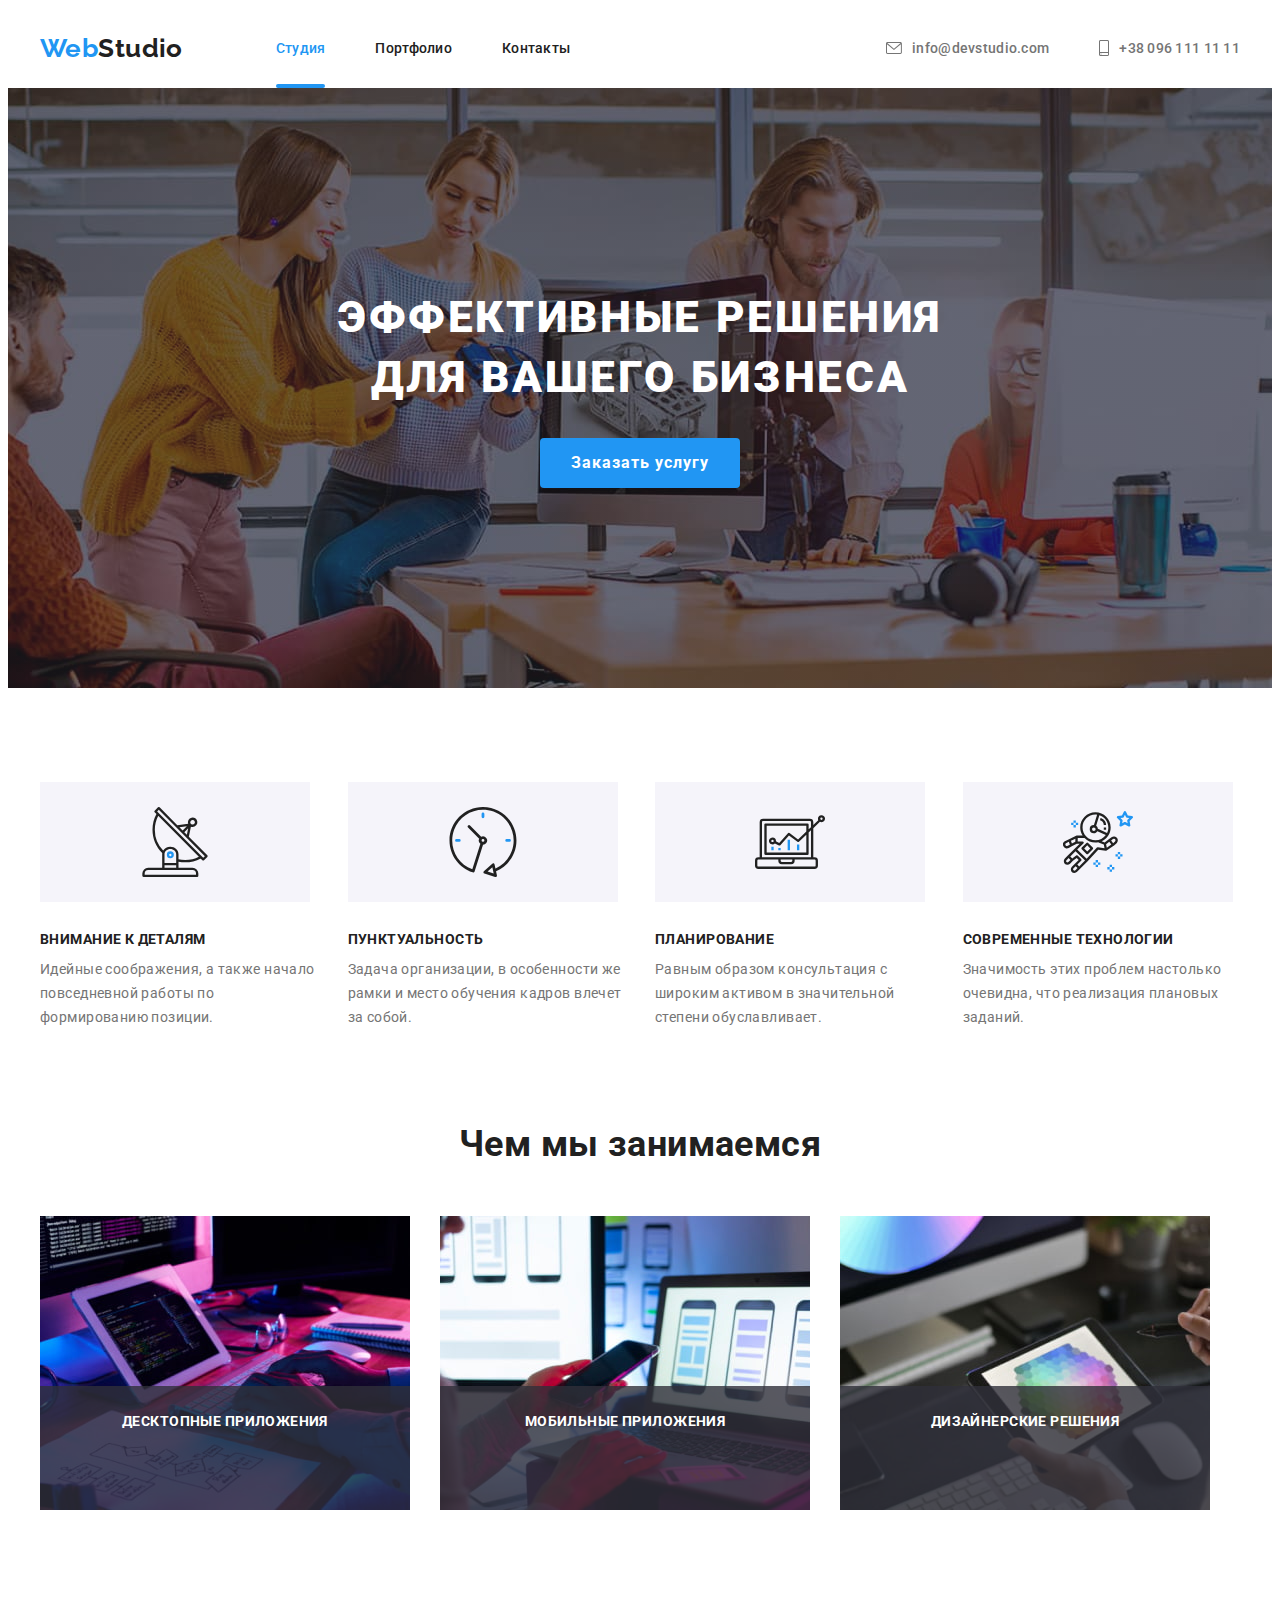
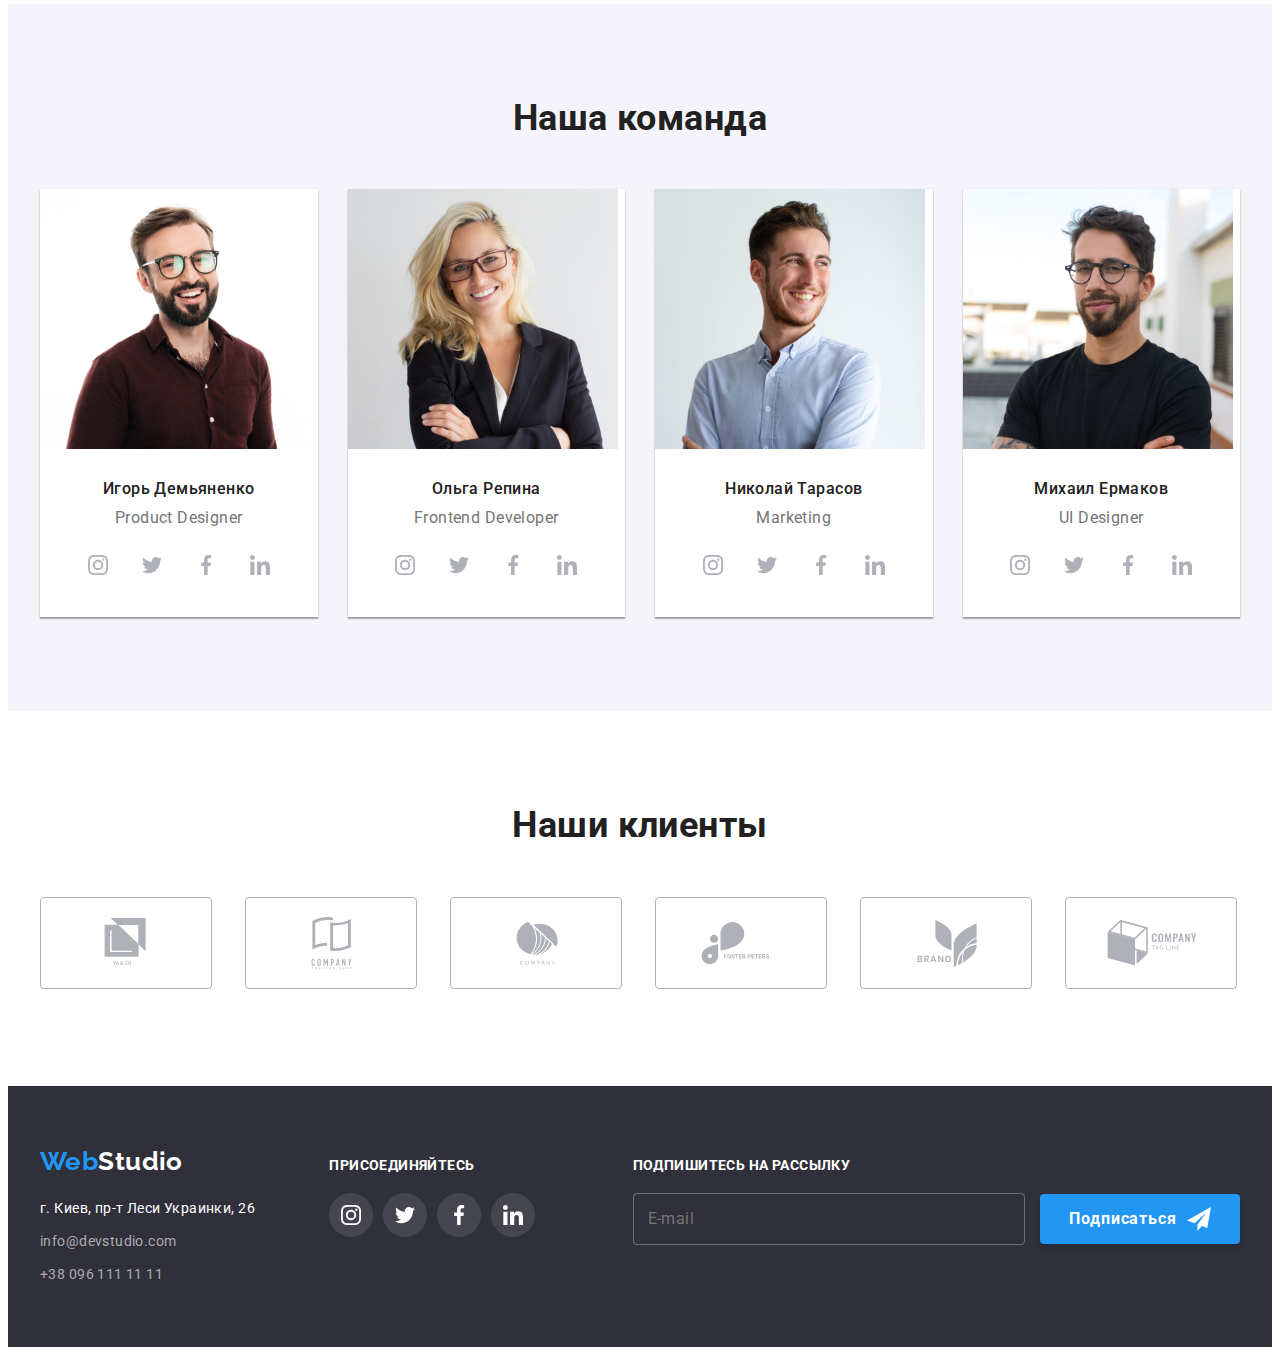
<file: index.html>
<!DOCTYPE html>
<html lang="ru">
  <head>
    <meta charset="UTF-8" />
    <meta name="viewport" content="width=device-width, initial-scale=1.0" />
    <link href="https://fonts.googleapis.com/css2?family=Raleway:wght@700&family=Roboto:wght@400;500;700;900&display=swap"
      rel="stylesheet">
    <link rel="stylesheet" href="https://cdnjs.cloudflare.com/ajax/libs/modern-normalize/1.0.0/modern-normalize.min.css"
      integrity="sha512-ISS7cAi1PEhQ8jnbJpJZMd29NlhNj4AWYyLOSp2CE/CsHxTCu+r+t0D2yoJudVrd0/8fTVPUVDzY5Tvli75u/g=="
      crossorigin="anonymous" />
    <link rel="stylesheet" href="./css/main.min.css" />
    <title>Студия</title>
  </head>
  <body>
    <!-- Шапка -->
    <header>
      <div class="container header-container">
      <nav class="nav-container">
        <a class="logo logo-header" href="./">
        Web<span class="logo-studio">Studio</span>
        </a>
        <ul class="site-nav">
          <li class="item"><a class="link current" href="index.html">Студия</a></li>
          <li class="item"><a class="link" href="portfolio.html">Портфолио</a></li>
          <li class="item"><a class="link" href="#footer">Контакты</a></li>
        </ul>
      </nav>

      <ul class="contacts contacts-header">
        <li class="item">
          <a class="link" href="mailto:info@devstudio.com">
            <svg class="icon-contacts" width="16" height="12">
              <use href="./images/sprite.svg#icon-envelope"></use>
            </svg>
            info@devstudio.com</a>
        </li>
        <li class="item">
          <a class="link" href="tel:+380961111111">
            <svg class="icon-contacts" width="10" height="16">
              <use href="./images/sprite.svg#icon-smartphone"></use>
            </svg>
            +38 096 111 11 11</a>
        </li>
      </ul>
      </div>
    </header>
    
    <main>
      <!-- Вступление -->
      <section class="hero">
          <div class="hero-box">
        <h1 class="title">Эффективные решения для вашего бизнеса</h1>
        <button type="button" class="button primary" data-modal-open >Заказать услугу</button>
      </div>
      </section>

      <!-- Преимущества -->
      <section class="section features">
        <div class="container">
        <h2 class="visually-hidden">Наши преимущества</h2>
        <ul class="features-list">
          <li class="item">
            <div class="features-icon">
            <svg class="icon icon-antenna" width="70" height="70">
              <use href="./images/sprite.svg#icon-antenna"></use>
            </svg>
            </div>
            <h3 class="title">Внимание к деталям</h3>
            <p class="text">
              Идейные соображения, а также начало повседневной работы по
              формированию позиции.
            </p>
          </li>
          <li class="item">
            <div class="features-icon">
              <svg class="icon icon-clock" width="70" height="70">
                <use href="./images/sprite.svg#icon-clock"></use>
              </svg>
            </div>
            <h3 class="title">Пунктуальность</h3>
            <p class="text">
              Задача организации, в особенности же рамки и место обучения кадров
              влечет за собой.
            </p>
          </li>
          <li class="item">
            <div class="features-icon">
              <svg class="icon icon-diagram" width="70" height="70">
                <use href="./images/sprite.svg#icon-diagram"></use>
              </svg>
            </div>
            <h3 class="title">Планирование</h3>
            <p class="text">
              Равным образом консультация с широким активом в значительной
              степени обуславливает.
            </p>
          </li>
          <li class="item">
            <div class="features-icon">
              <svg class="icon icon-astronaut" width="70" height="70">
                <use href="./images/sprite.svg#icon-astronaut"></use>
              </svg>
            </div>
            <h3 class="title">Современные технологии</h3>
            <p class="text">
              Значимость этих проблем настолько очевидна, что реализация
              плановых заданий.
            </p>
          </li>
        </ul>
        </div>
      </section>
      <!-- Чем мы занимаемся -->
      <section class="section service">
        <div class="container">
        <h2 class="title">Чем мы занимаемся</h2>
        <ul class="service-list">
          <li class="item">
              <img
                src="./images/service/service1.jpg"
                alt="написание кода"
                width="370"
              />
                <div class="service-overlay">
                <p class="text">Десктопные приложения</p>
                </div>
          </li>
          <li class="item">
              <img
                src="./images/service/service2.jpg"
                alt="оформление дизайна"
                width="370"
              />
              <div class="service-overlay">
                <p class="text">Мобильные приложения</p>
              </div>
          </li>
          <li class="item">
              <img
                src="./images/service/service3.jpg"
                alt="подключение стилей"
                width="370"
              />
              <div class="service-overlay">
                <p class="text">Дизайнерские решения</p>
              </div>
          </li>
        </ul>
        </div>
      </section>
      <!-- Команда -->
      <section class="section our-team">
        <div class="container">
        <h2 class="title">Наша команда</h2>
        <ul class="team-list">
          <li class="item">
            <img
              src="./images/team/igor.jpg"
              alt="портрет игоря демьяненко"
              width="270"
            />
            <div class="member-content">
              <h3 class="title">Игорь Демьяненко</h3>
              <p class="text">Product Designer</p>
              <ul class="socials-list">
                <li class="item">
                  <a class="socials-link member" href="https://www.instagram.com/" target="_blank" aria-label="инстаграм">
                    <svg class="icon" width="20" height="20">
                      <use href="./images/sprite.svg#icon-instagram"></use>
                    </svg>
                  </a></li>
                <li class="item">
                  <a class="socials-link member" href="https://twitter.com/" target="_blank" aria-label="твитер">
                    <svg class="icon" width="20" height="20">
                      <use href="./images/sprite.svg#icon-twitter"></use>
                    </svg>
                  </a></li>
                <li class="item">
                  <a class="socials-link member" href="https://www.facebook.com/" target="_blank" aria-label="фейсбук">
                    <svg class="icon" width="20" height="20">
                      <use href="./images/sprite.svg#icon-facebook"></use>
                    </svg>
                  </a></li>
                <li class="item">
                  <a class="socials-link member" href="https://www.linkedin.com/" target="_blank" aria-label="линкедин">
                    <svg class="icon" width="20" height="20">
                      <use href="./images/sprite.svg#icon-linkedin"></use>
                    </svg>
                  </a></li>
              </ul>
            </div>
          </li>
          <li class="item">
            <img
              src="./images/team/olga.jpg"
              alt="портрет ольги репины"
              width="270"
            />
            <div class="member-content">
              <h3 class="title">Ольга Репина</h3>
              <p class="text">Frontend Developer</p>
              <ul class="socials-list">
                <li class="item">
                  <a class="socials-link member" href="https://www.instagram.com/" target="_blank" aria-label="инстаграм">
                    <svg class="icon" width="20" height="20">
                      <use href="./images/sprite.svg#icon-instagram"></use>
                    </svg>
                  </a></li>
                <li class="item">
                  <a class="socials-link member" href="https://twitter.com/" target="_blank" aria-label="твитер">
                    <svg class="icon" width="20" height="20">
                      <use href="./images/sprite.svg#icon-twitter"></use>
                    </svg>
                  </a></li>
                <li class="item">
                  <a class="socials-link member" href="https://www.facebook.com/" target="_blank" aria-label="фейсбук">
                    <svg class="icon" width="20" height="20">
                      <use href="./images/sprite.svg#icon-facebook"></use>
                    </svg>
                  </a></li>
                <li class="item">
                  <a class="socials-link member" href="https://www.linkedin.com/" target="_blank" aria-label="линкедин">
                    <svg class="icon" width="20" height="20">
                      <use href="./images/sprite.svg#icon-linkedin"></use>
                    </svg>
                  </a></li>
              </ul>
            </div>
          </li>
          <li class="item">
            <img
              src="./images/team/nikolay.jpg"
              alt="портрет николая тарасова"
              width="270"
            />
            <div class="member-content">
              <h3 class="title">Николай Тарасов</h3>
              <p class="text">Marketing</p>
              <ul class="socials-list">
                <li class="item">
                  <a class="socials-link member" href="https://www.instagram.com/" target="_blank" aria-label="инстаграм">
                    <svg class="icon" width="20" height="20">
                      <use href="./images/sprite.svg#icon-instagram"></use>
                    </svg>
                  </a></li>
                <li class="item">
                  <a class="socials-link member" href="https://twitter.com/" target="_blank" aria-label="твитер">
                    <svg class="icon" width="20" height="20">
                      <use href="./images/sprite.svg#icon-twitter"></use>
                    </svg>
                  </a></li>
                <li class="item">
                  <a class="socials-link member" href="https://www.facebook.com/" target="_blank" aria-label="фейсбук">
                    <svg class="icon" width="20" height="20">
                      <use href="./images/sprite.svg#icon-facebook"></use>
                    </svg>
                  </a></li>
                <li class="item">
                  <a class="socials-link member" href="https://www.linkedin.com/" target="_blank" aria-label="линкедин">
                    <svg class="icon" width="20" height="20">
                      <use href="./images/sprite.svg#icon-linkedin"></use>
                    </svg>
                  </a></li>
              </ul>
            </div>
          </li>
          <li class="item">
            <img
              src="./images/team/mikhail.jpg"
              alt="портрет михаила ермакова"
              width="270"
            />
            <div class="member-content">
              <h3 class="title">Михаил Ермаков</h3>
              <p class="text">UI Designer</p>
                <ul class="socials-list">
                  <li class="item">
                    <a class="socials-link member" href="https://www.instagram.com/" target="_blank" aria-label="инстаграм">
                      <svg class="icon" width="20" height="20">
                        <use href="./images/sprite.svg#icon-instagram"></use>
                      </svg>
                    </a></li>
                  <li class="item">
                    <a class="socials-link member" href="https://twitter.com/" target="_blank" aria-label="твитер">
                      <svg class="icon" width="20" height="20">
                        <use href="./images/sprite.svg#icon-twitter"></use>
                      </svg>
                    </a></li>
                  <li class="item">
                    <a class="socials-link member" href="https://www.facebook.com/" target="_blank" aria-label="фейсбук">
                      <svg class="icon" width="20" height="20">
                        <use href="./images/sprite.svg#icon-facebook"></use>
                      </svg>
                    </a></li>
                  <li class="item">
                    <a class="socials-link member" href="https://www.linkedin.com/" target="_blank" aria-label="линкедин">
                      <svg class="icon" width="20" height="20">
                        <use href="./images/sprite.svg#icon-linkedin"></use>
                      </svg>
                    </a></li>
                </ul>
            </div>
          </li>
        </ul>
        </div>
      </section>
      <!-- Секция наши клиенты -->
      <section class="section our-clients">
        <div class="container">
          <h2 class="title">Наши клиенты</h2>
          <ul class="clients-list">
            <li class="item">
              <a class="clients-link" href="./" lang="en" aria-label="ya and co">
                <svg class="icon-clients icon" width="170" height="90">
                  <use href="./images/sprite.svg#icon-client1"></use>
                </svg>
              </a>
              </li>
            <li class="item">
              <a class="clients-link" href="./" lang="en" aria-label="tag line here">
                <svg class="icon-clients icon" width="170" height="90">
                  <use href="./images/sprite.svg#icon-client2"></use>
                </svg>
              </a>
            </li>
            <li class="item">
                <a class="clients-link" href="./" lang="en" aria-label="company">
                  <svg class="icon-clients icon" width="170" height="90">
                    <use href="./images/sprite.svg#icon-client3"></use>
                  </svg>
                </a>
            </li>
            <li class="item">
                <a class="clients-link" href="./" lang="en" aria-label="foster peters">
                  <svg class="icon-clients icon" width="170" height="90">
                    <use href="./images/sprite.svg#icon-client4"></use>
                  </svg>
                </a>
            <li class="item">
              <a class="clients-link" href="./" lang="en" aria-label="brand">
                <svg class="icon-clients icon" width="170" height="90">
                  <use href="./images/sprite.svg#icon-client5"></use>
                </svg>
              </a>
            </li>
            <li class="item">
              <a class="clients-link" href="./" lang="en" aria-label="tag line">
                <svg class="icon-clients" width="170" height="90">
                  <use href="./images/sprite.svg#icon-client6"></use>
                </svg>
              </a>
            </li>
          </ul>
          
        </div>
      </section>
          </main>
    <!-- Подвал -->
    <footer id="footer" class="footer">
      <div class="container footer-container">
        <div class="footer-box">
          <a class="logo logo-footer" href="./">
            Web<span class="logo-studio">Studio</span>
          </a>
          <address class="contacts contacts-footer">
            <a class="location link" href="https://www.google.com/maps/d/embed?mid=10uSM3H-mIU3GznYo2szRIEphczw">г. Киев,
              пр-т
              Леси Украинки, 26</a>
            <br />
            <a class="link" href="mailto:info@devstudio.com">info@devstudio.com</a>
            <br />
            <a class="link" href="tel:+380961111111">+38 096 111 11 11</a>
          </address>
        </div>
        <div class="footer-box socials">
          <b class="footer-calling">присоединяйтесь</b>
          <ul class="socials-list">
            <li class="item">
              <a class="socials-link company" href="https://www.instagram.com/" target="_blank" aria-label="инстаграм">
              <svg class="icon" width="20" height="20">
                <use href="./images/sprite.svg#icon-instagram"></use>
              </svg>
            </a></li>
            <li class="item">
              <a class="socials-link company" href="https://twitter.com/" target="_blank" aria-label="твитер">
              <svg class="icon" width="20" height="20">
                <use href="./images/sprite.svg#icon-twitter"></use>
              </svg>
            </a></li>
            <li class="item">
              <a class="socials-link company" href="https://www.facebook.com/" target="_blank" aria-label="фейсбук">
              <svg class="icon" width="20" height="20">
                <use href="./images/sprite.svg#icon-facebook"></use>
              </svg>
            </a></li>
            <li class="item">
              <a class="socials-link company" href="https://www.linkedin.com/" target="_blank" aria-label="линкедин">
              <svg class="icon" width="20" height="20">
                <use href="./images/sprite.svg#icon-linkedin"></use>
              </svg>
            </a></li>
          </ul>
        </div>
        <div class="footer-box form">
        <b class="footer-calling">подпишитесь на рассылку</b>
        <form class="mailing-form" autocomplete="off">
          <div class="mailing-box">
          <input class="input-mailing" type="email" name="mailing" id="mailing" placeholder=" ">
          <label class="label-mailing" for="mailing">E-mail</label>
          </div>
          <button class="button primary button-mailing">Подписаться
            <svg class="icon icon-plane">
              <use href="./images/modal/modal_icons.svg#icon-telegram"></use>
            </svg> 
          </button>
        </form>
        </div>
      </div>
    </footer>
    <div class="backdrop is-hidden" data-modal>
      <div class="modal">
        <button class="close-btn" type="button" data-modal-close >
          <svg class="icon-close">
            <use href="./images/modal/modal_icons.svg#icon-closemark"></use>
          </svg>
        </button>
        <h3 class="title">Оставьте свои данные, мы вам перезвоним</h3>
        <form class="user-form" action="" autocomplete="off">
          <div class="form-field">
            <label class="user-label" for="user-name">Имя</label>
            <div class="input-field">
            <input class="user-input" type="text" name="name" id="user-name">
            <svg class="icon icon-name">
              <use href="./images/modal/modal_icons.svg#icon-person"></use>
            </svg>
            </div>
          </div>

          <div class="form-field">
            <label class="user-label" for="user-phone">Телефон</label>
            <div class="input-field">
              <input class="user-input" type="tel" name="tel" id="user-phone">
            <svg class="icon icon-name">
              <use href="./images/modal/modal_icons.svg#icon-phone"></use>
            </svg>
            </div>
          </div>

          <div class="form-field">
            <label class="user-label" for="user-email">Почта</label>
            <div class="input-field">
            <input class="user-input" type="email" name="email" id="user-email">
                        <svg class="icon icon-name">
                          <use href="./images/modal/modal_icons.svg#icon-mail"></use>
                        </svg>
                        </div>
            </div>
          
          <label class="form-field">
            <span class="user-label">Комментарий</span>
            <textarea class="form-comment" name="comment" placeholder="Введите текст"></textarea>
          </label>

          
          <label class="policy-box">
            <input class="policy-checkbox" type="checkbox" name="policy">
            <span class="policy-label" >Соглашаюсь с рассылкой и принимаю <a class="policy-link" href="#">Условия
              договора</a></span>
            </label>
          <button type="submit" class="button primary">Отправить</button>
        </form>
      </div>
    </div>
    <script src="./js/modal.js"></script>
</body>
    </html>
</file>
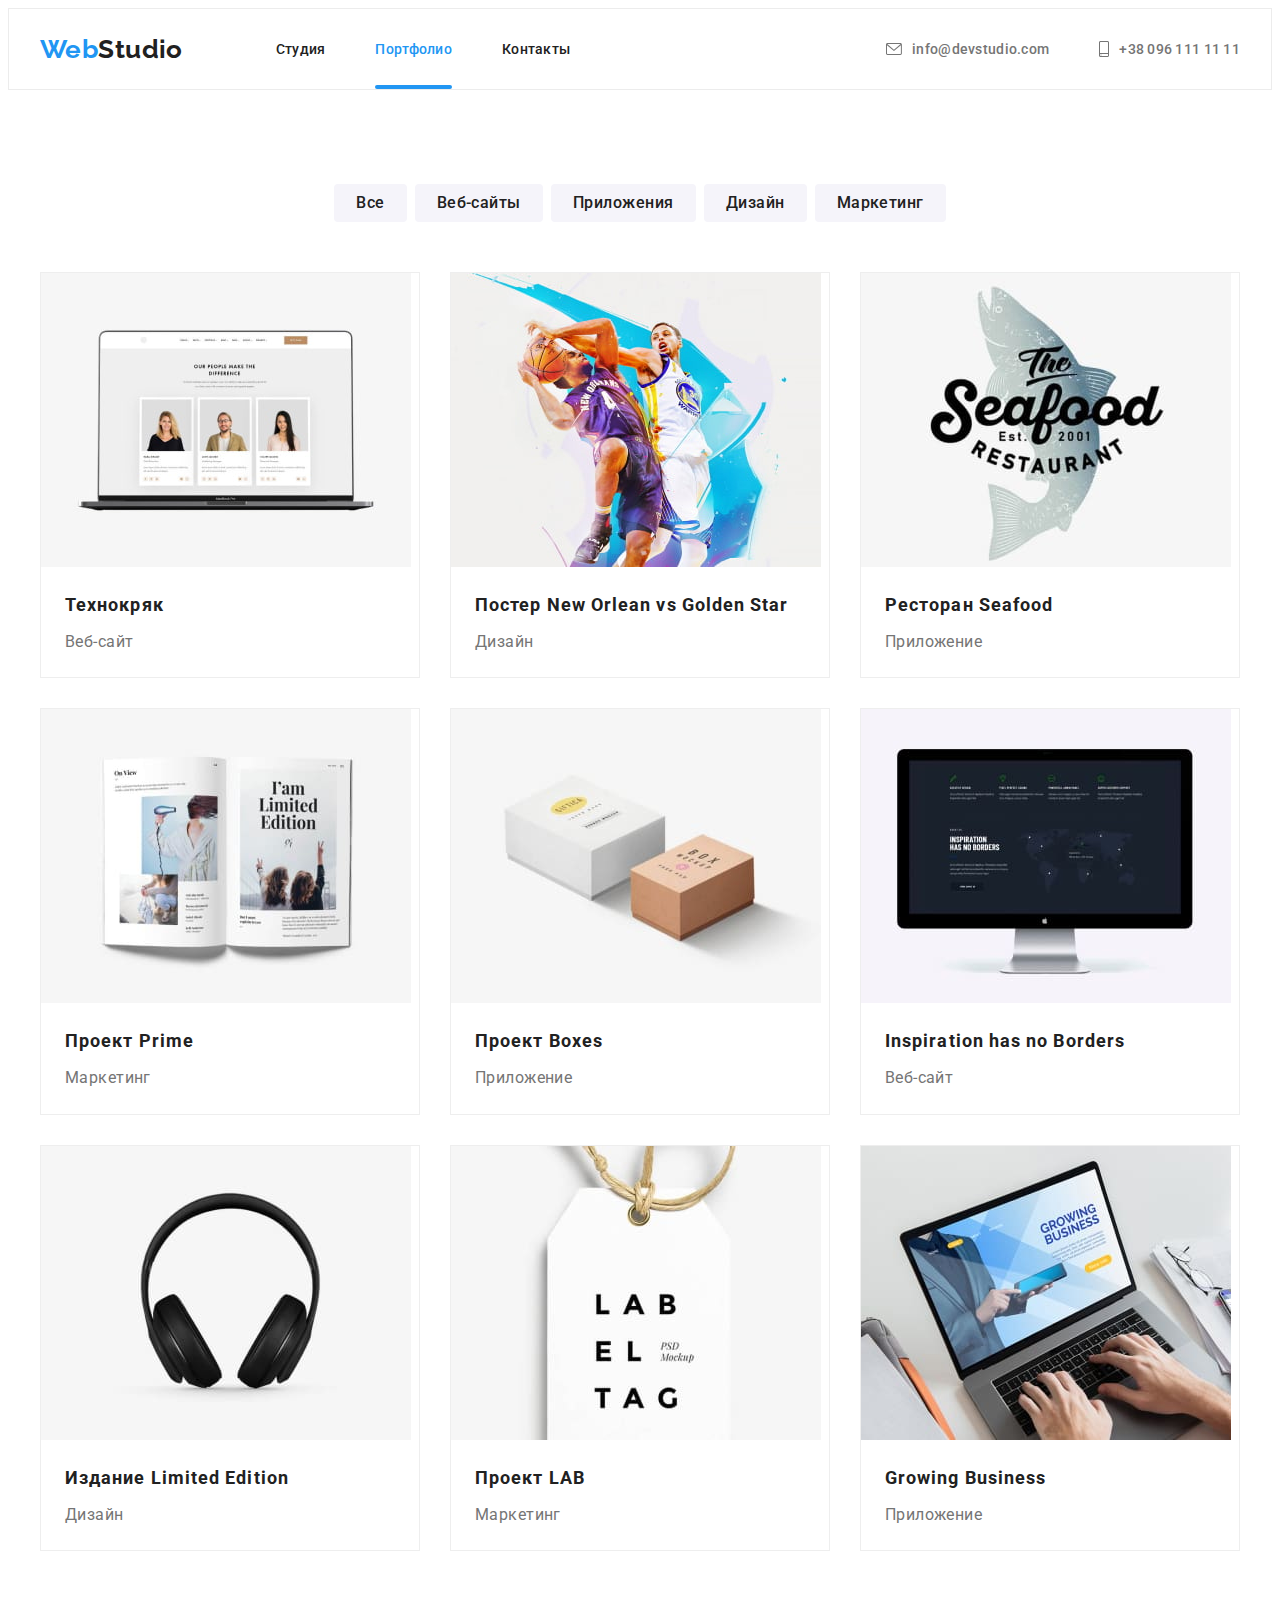
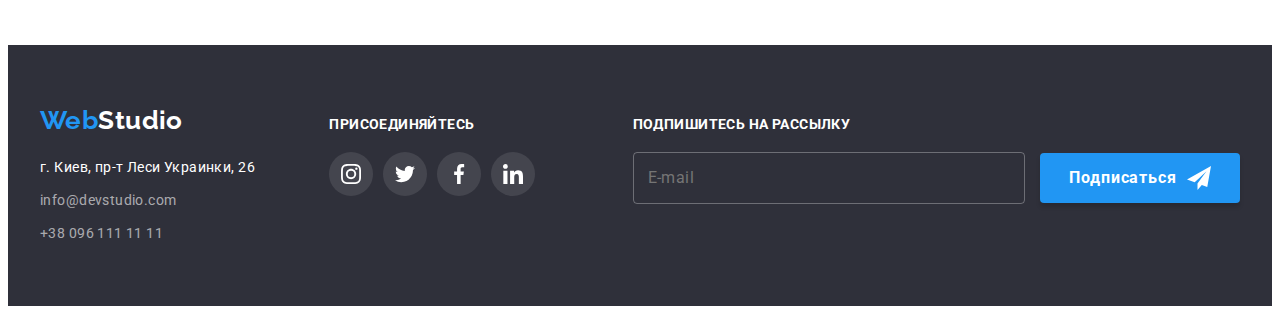
<file: portfolio.html>
<!DOCTYPE html>
<html lang="ru">
  <head>
    <meta charset="UTF-8" />
    <meta name="viewport" content="width=device-width, initial-scale=1.0" />
    <link href="https://fonts.googleapis.com/css2?family=Raleway:wght@700&family=Roboto:wght@400;500;700;900&display=swap"
      rel="stylesheet">
    <link rel="stylesheet" href="https://cdnjs.cloudflare.com/ajax/libs/modern-normalize/1.0.0/modern-normalize.min.css"
      integrity="sha512-ISS7cAi1PEhQ8jnbJpJZMd29NlhNj4AWYyLOSp2CE/CsHxTCu+r+t0D2yoJudVrd0/8fTVPUVDzY5Tvli75u/g=="
      crossorigin="anonymous" />
    <link rel="stylesheet" href="./css/portfolio.min.css" />
    <title>Портфолио</title>
  </head>
  <body>
    <!-- Шапка -->
    <header class="header header-bordered">
      <div class="container header-container">
        <nav class="nav-container">
          <a class="logo logo-header" href="./">
            Web<span class="logo-studio">Studio</span>
          </a>
          <ul class="site-nav">
            <li class="item"><a class="link" href="index.html">Студия</a></li>
            <li class="item"><a class="link current" href="portfolio.html">Портфолио</a></li>
            <li class="item"><a class="link" href="#footer">Контакты</a></li>
          </ul>
        </nav>
    
        <ul class="contacts contacts-header">
          <li class="item">
            <a class="link" href="mailto:info@devstudio.com">
              <svg class="icon-contacts" width="16" height="12">
                <use href="./images/sprite.svg#icon-envelope"></use>
              </svg>
              info@devstudio.com</a>
          </li>
          <li class="item">
            <a class="link" href="tel:+380961111111">
              <svg class="icon-contacts" width="10" height="16">
                <use href="./images/sprite.svg#icon-smartphone"></use>
              </svg>
              +38 096 111 11 11</a>
          </li>
        </ul>
      </div>
    </header>
    
    <!-- Секция работ -->
    <section class="section">
      <div class="container">
      <h1 class="visually-hidden">Портфолио</h1>
      <ul class="filter-list">
        <li class="item"><button type="button" class="button secondary">Все</button></li>
        <li class="item"><button type="button" class="button secondary">Веб-сайты</button></li>
        <li class="item"><button type="button" class="button secondary">Приложения</button></li>
        <li class="item"><button type="button" class="button secondary">Дизайн</button></li>
        <li class="item"><button type="button" class="button secondary">Маркетинг</button></li>
      </ul>

      <ul class="portfolio-list">
        <li class="item">
          <a class="porfolio-link" href="">
            <div class="portfolio-thumb">
            <img 
              src="./images/portfolio/img1.jpg"
              alt="сайт технокряк"
              width="370"
            />
            <div class="thumb-overlay">
            <p class="thumb-text">Технокряк это современная площадка распространения коронавируса. Компании используют эту платформу
              для цифрового
              шпионажа и атак на защищённые сервера конкурентов.</p>
              </div>
            </div>
            <div class="porfolio-content">
            <h2 class="title">Технокряк</h2>
            <p class="text">Веб-сайт</p>
            </div>
            </a>
        </li>
        <li class="item">
          <a class="porfolio-link" href="">
            <div class="portfolio-thumb">
            <img 
              src="./images/portfolio/img2.jpg"
              alt="постер нью орлеан против голден стар"
              width="370"
            />
            <div class="thumb-overlay">
            <p class="thumb-text">Технокряк это современная площадка распространения коронавируса. Компании используют эту платформу для цифрового
            шпионажа и атак на защищённые сервера конкурентов.</p>
            </div>
            </div>
            <div class="porfolio-content">
              <h2 class="title">Постер New Orlean vs Golden Star</h2>
              <p class="text">Дизайн</p>
            </div>
            </a>
        </li>
        <li class="item">
          <a class="porfolio-link" href="">
            <div class="portfolio-thumb">
            <img
              src="./images/portfolio/img3.jpg"
              alt="приложение для ресторана"
              width="370"
            />
              <div class="thumb-overlay">
              <p class="thumb-text">Технокряк это современная площадка распространения коронавируса. Компании используют эту платформу
              для цифрового
              шпионажа и атак на защищённые сервера конкурентов.</p>
            </div>
            </div>
            <div class="porfolio-content">
              <h2 class="title">Ресторан Seafood</h2>
              <p class="text">Приложение</p>
            </div>
            </a>
        </li>
        <li class="item">
          <a class="porfolio-link" href="">
            <div class="portfolio-thumb">
            <img
              src="./images/portfolio/img4.jpg"
              alt="проект прайм"
              width="370"
            />
            <div class="thumb-overlay">
            <p class="thumb-text">Технокряк это современная площадка распространения коронавируса. Компании используют эту платформу
              для цифрового
              шпионажа и атак на защищённые сервера конкурентов.</p>
              </div>
              </div>
            <div class="porfolio-content">
              <h2 class="title">Проект Prime</h2>
              <p class="text">Маркетинг</p>
            </div>
            </a>
        </li>
        <li class="item">
          <a class="porfolio-link" href="">
            <div class="portfolio-thumb">
            <img
              src="./images/portfolio/img5.jpg"
              alt="приложение боксес"
              width="370"
            />
            <div class="thumb-overlay">
            <p class="thumb-text">Технокряк это современная площадка распространения коронавируса. Компании используют эту платформу
              для цифрового
              шпионажа и атак на защищённые сервера конкурентов.</p>
              </div>
            </div>
            <div class="porfolio-content">
              <h2 class="title">Проект Boxes</h2>
              <p class="text">Приложение</p>
            </div>
            </a>
        </li>
        <li class="item">
          <a class="porfolio-link" href="">
            <div class="portfolio-thumb">
            <img
              src="./images/portfolio/img6.jpg"
              alt="сайт у вдохновения нет границ"
              width="370"
            />
            <div class="thumb-overlay">
              <p class="thumb-text">Технокряк это современная площадка распространения коронавируса. Компании используют эту платформу
                 для цифрового
                шпионажа и атак на защищённые сервера конкурентов.</p>
            </div>
            </div>
            <div class="porfolio-content">
              <h2 class="title">Inspiration has no Borders</h2>
              <p class="text">Веб-сайт</p>
            </div>
            </a>
        </li>
        <li class="item">
          <a class="porfolio-link" href="">
            <div class="portfolio-thumb">
            <img
              src="./images/portfolio/img7.jpg"
              alt="дизайн лимитед эдишн"
              width="370"
            />
            <div class="thumb-overlay">
            <p class="thumb-text">Технокряк это современная площадка распространения коронавируса. Компании используют эту платформу
              для цифрового
              шпионажа и атак на защищённые сервера конкурентов.</p>
              </div>
              </div>
            <div class="porfolio-content">
              <h2 class="title">Издание Limited Edition</h2>
              <p class="text">Дизайн</p>
            </div>
            </a>
        </li>
        <li class="item">
          <a class="porfolio-link" href="">
            <div class="portfolio-thumb">
            <img
              src="./images/portfolio/img8.jpg"
              alt="проект лаб"
              width="370"
            />
            <div class="thumb-overlay">
            <p class="thumb-text">Технокряк это современная площадка распространения коронавируса. Компании используют эту платформу
              для цифрового
              шпионажа и атак на защищённые сервера конкурентов.</p>
              </div>
              </div>
            <div class="porfolio-content">
              <h2 class="title">Проект LAB</h2>
              <p class="text">Маркетинг</p>
            </div>
            </a>
        </li>
        <li class="item">
          <a class="porfolio-link" href="">
            <div class="portfolio-thumb">
            <img
              src="./images/portfolio/img9.jpg"
              alt="приложение растущий бизнес"
              width="370"
            />
            <div class="thumb-overlay">
            <p class="thumb-text">Технокряк это современная площадка распространения коронавируса. Компании используют эту платформу
              для цифрового
              шпионажа и атак на защищённые сервера конкурентов.</p>
              </div>
              </div>
            <div class="porfolio-content">
              <h2 class="title">Growing Business</h2>
              <p class="text">Приложение</p>
            </div>
            </a>
        </li>
      </ul>
      </div>
    </section>

    <!-- Подвал -->
    <footer id="footer" class="footer">
      <div class="container footer-container">
        <div class="footer-box">
          <a class="logo logo-footer" href="./">
            Web<span class="logo-studio">Studio</span>
          </a>
          <address class="contacts contacts-footer">
            <a class="location link" href="https://www.google.com/maps/d/embed?mid=10uSM3H-mIU3GznYo2szRIEphczw">г. Киев,
              пр-т
              Леси Украинки, 26</a>
            <br />
            <a class="link" href="mailto:info@devstudio.com">info@devstudio.com</a>
            <br />
            <a class="link" href="tel:+380961111111">+38 096 111 11 11</a>
          </address>
        </div>
        <div class="footer-box socials">
          <b class="footer-calling">присоединяйтесь</b>
          <ul class="socials-list">
            <li class="item">
              <a class="socials-link company" href="https://www.instagram.com/" target="_blank" aria-label="инстаграм">
                <svg class="icon" width="20" height="20">
                  <use href="./images/sprite.svg#icon-instagram"></use>
                </svg>
              </a></li>
            <li class="item">
              <a class="socials-link company" href="https://twitter.com/" target="_blank" aria-label="твитер">
                <svg class="icon" width="20" height="20">
                  <use href="./images/sprite.svg#icon-twitter"></use>
                </svg>
              </a></li>
            <li class="item">
              <a class="socials-link company" href="https://www.facebook.com/" target="_blank" aria-label="фейсбук">
                <svg class="icon" width="20" height="20">
                  <use href="./images/sprite.svg#icon-facebook"></use>
                </svg>
              </a></li>
            <li class="item">
              <a class="socials-link company" href="https://www.linkedin.com/" target="_blank" aria-label="линкедин">
                <svg class="icon" width="20" height="20">
                  <use href="./images/sprite.svg#icon-linkedin"></use>
                </svg>
              </a></li>
          </ul>
        </div>
        <div class="footer-box form">
          <b class="footer-calling">подпишитесь на рассылку</b>
        <form class="mailing-form" autocomplete="off">
          <div class="mailing-box">
            <input class="input-mailing" type="email" name="mailing" id="mailing" placeholder=" ">
            <label class="label-mailing" for="mailing">E-mail</label>
          </div>
          <button class="button primary button-mailing">Подписаться
            <svg class="icon icon-plane">
              <use href="./images/modal/modal_icons.svg#icon-telegram"></use>
            </svg>
          </button>
        </form>
        </div>
      </div>
    </footer>
    </body>
    </html>
</file>
<file: css/main.min.css>
.socials-list,.site-nav,.contacts-header,.features-list,.service-list,.team-list,.clients-list{margin:0;padding:0;list-style:none}.logo,.socials-link,.site-nav .link,.contacts-header .link,.clients-link,.contacts-footer .link{text-decoration:none}.icon{transition:fill 250ms cubic-bezier(0.4, 0, 0.2, 1)}body{color:#757575;font-family:Roboto, sans-serif;font-size:14px;letter-spacing:0.03em;background-color:#fff}img{display:block;max-width:100%;height:auto}p{margin:0}h1,h2,h3,h4,h5,h6{margin:0}.container{width:1200px;margin-left:auto;margin-right:auto;padding-left:15px;padding-right:15px}.section{padding-top:94px;padding-bottom:94px}.section .title{margin-bottom:50px;color:#212121;font-size:36px;line-height:1.16;font-weight:700;text-align:center}.logo{display:block;color:#2196f3;font-family:Raleway;font-size:26px;line-height:1.19;font-weight:700}.logo-header .logo-studio{color:#212121}.logo-footer .logo-studio{color:#fff}.logo-footer{margin-bottom:20px}.socials-list{display:flex;justify-content:center;align-items:center}.socials-list .item:not(:last-child){margin-right:10px}.socials-link{display:inline-flex;justify-content:center;align-items:center;width:44px;height:44px;border-radius:50%;transition:250ms cubic-bezier(0.4, 0, 0.2, 1)}.button{display:inline-flex;justify-content:center;align-items:center;padding-right:0px;padding-left:0px;font-family:Roboto;font-size:16px;border:transparent;border-radius:4px;transition:250ms cubic-bezier(0.4, 0, 0.2, 1)}.button.primary{padding-top:10px;padding-bottom:10px;width:200px;color:#fff;font-size:16px;line-height:1.9;font-weight:700;letter-spacing:0.06em;background-color:#2196f3;box-shadow:0px 4px 4px rgba(0,0,0,0.15)}.button.primary:hover,.button.primary:focus{color:#2196f3;background-color:#fff;cursor:pointer}.button.secondary{padding:6px 22px;color:#212121;background-color:#f5f4fa;font-size:16px;line-height:1.62;font-weight:500;letter-spacing:0.03em}.button.secondary:hover,.button.secondary:focus{color:#fff;background-color:#2196f3;box-shadow:0px 3px 1px rgba(0,0,0,0.1),0px 1px 2px rgba(0,0,0,0.08),0px 2px 2px rgba(0,0,0,0.12);cursor:pointer}.visually-hidden{position:absolute !important;clip:rect(1px 1px 1px 1px);clip:rect(1px, 1px, 1px, 1px);padding:0 !important;border:0 !important;height:1px !important;width:1px !important;overflow:hidden}.backdrop{position:fixed;top:0;left:0;width:100%;height:100%;background-color:rgba(0,0,0,0.2);visibility:visible;opacity:1;transition:opacity 250ms cubic-bezier(0.4, 0, 0.2, 1)}.backdrop.is-hidden{visibility:hidden;opacity:0;pointer-events:none}.backdrop.is-hidden .modal{transform:translate(-50%, -50%) scale(0.6);background-color:#2f303a}.modal{position:absolute;top:50%;left:50%;transform:translate(-50%, -50%) scale(1);width:528px;height:581px;padding:40px;background-color:#fff;box-shadow:0px 1px 3px rgba(0,0,0,0.12),0px 1px 1px rgba(0,0,0,0.14),0px 2px 1px rgba(0,0,0,0.2);border-radius:4px;transition:transform 250ms cubic-bezier(0.4, 0, 0.2, 1),background-color 350ms cubic-bezier(0.4, 0, 0.2, 1)}.modal .title{margin-top:0;margin-bottom:12px;font-size:20px;line-height:1.15;font-weight:700;color:#212121;text-align:center}.close-btn{position:absolute;top:8px;right:8px;display:flex;align-items:center;justify-content:center;width:30px;height:30px;padding:0;background-color:#fff;border:1px solid rgba(0,0,0,0.1);border-radius:50%;transition:fill 250ms cubic-bezier(0.4, 0, 0.2, 1)}.icon-close{width:18px;height:18px}.close-btn:hover,.close-btn:focus{fill:#2196f3;cursor:pointer}.form-field{display:block;margin-bottom:10px}.form-field:nth-child(4){margin-bottom:20px}.user-label{display:block;margin-bottom:4px}.user-label:hover{cursor:pointer}.user-label,.user-input{font-size:12px;line-height:1.17;font-weight:400px;letter-spacing:0.01em}.input-field{position:relative}.user-input{width:100%;padding-top:12px;padding-bottom:12px;padding-left:42px;padding-right:12px;border:1px solid rgba(33,33,33,0.2);border-radius:4px;outline:none;transition:border-color 250ms cubic-bezier(0.4, 0, 0.2, 1)}.user-input:focus{border-color:#2196f3}.user-input:focus+.icon{fill:#2196f3}.user-form .icon{position:absolute;top:50%;left:12px;transform:translateY(-50%);width:18px;height:18px;fill:#212121}.form-comment{display:block;padding:12px 16px;width:100%;height:120px;border:1px solid rgba(33,33,33,0.2);border-radius:4px;resize:none;outline:none;transition:border-color 250ms cubic-bezier(0.4, 0, 0.2, 1)}.form-comment:focus{border-color:#2196f3}.form-comment:focus::placeholder{color:#2196f3}.policy-box{display:flex;justify-content:center;align-items:center;margin-bottom:30px}.policy-checkbox{position:absolute;width:1px;height:1px;margin:-1px;border:0;padding:0;clip:rect(0 0 0 0);overflow:hidden}.policy-label{position:relative;padding-left:24px;display:inline-block;font-size:14px;line-height:1.714;font-weight:400px}.policy-label::before{content:'';position:absolute;top:50%;left:0;transform:translateY(-50%);display:inline-block;width:16px;height:15px;vertical-align:center;margin-right:7px;border:2px solid #212121;border-radius:2px}.policy-checkbox:checked+.policy-label::before{border-color:#2196f3;background-color:#2196f3;background-image:url("../images/modal/icon-checked.svg");background-origin:border-box;background-position:center;background-size:cover;background-repeat:no-repeat}.policy-link{cursor:pointer;color:#2196f3}.user-form .button.primary{display:block;margin-right:auto;margin-left:auto}.user-form .button.primary:hover,.user-form .button.primary:focus{background-color:#188ce8;color:#fff}.header{background-color:#fff;border:1px solid #ececec}.header-bordered{border-bottom:1px solid #ececec}.header-container{display:flex;align-items:center}.nav-container{display:flex;align-items:center}.site-nav{display:flex;margin-left:93px}.site-nav .item:not(:last-child){margin-right:50px}.site-nav .link{position:relative;display:inline-flex;padding-top:32px;padding-bottom:32px;font-size:14px;line-height:1.143;font-weight:500;color:#212121;letter-spacing:0.02em;transition:250ms cubic-bezier(0.4, 0, 0.2, 1)}.site-nav .link:hover,.site-nav .link:focus{color:#2196f3}.site-nav .link::after{position:absolute;bottom:0;left:0;right:0;content:'';display:block;width:100%;height:4px;border-radius:2px;background-color:#2196f3;transform:scaleX(0);transition:250ms cubic-bezier(0.4, 0, 0.2, 1)}.link.current{color:#2196f3}.link.current::after{transform:scaleX(1)}.site-nav .link:hover::after,.site-nav .link:focus::after{transform:scaleX(1)}.contacts-header{display:flex;margin-left:auto}.contacts-header .item:not(:last-child){margin-right:50px}.contacts-header .link{display:inline-flex;padding-top:32px;padding-bottom:32px;align-items:center;font-size:14px;line-height:1.143;font-weight:500;letter-spacing:0.02em;color:#757575;transition:250ms cubic-bezier(0.4, 0, 0.2, 1)}.contacts-header .link:hover,.contacts-header .link:focus{color:#2196f3}.icon-contacts{margin-right:10px;fill:currentColor}.hero{display:flex;justify-content:center;align-items:center;margin-right:auto;margin-left:auto;background-color:#2f303a;background-image:linear-gradient(to right, rgba(47,48,58,0.4), rgba(47,48,58,0.4)),url("../images/hero_bg.jpg");max-width:1600px;width:100%;height:600px;background-position:center;background-size:cover;background-repeat:no-repeat;text-align:center}.hero-box{max-width:696px}.hero-box .title{margin-bottom:30px;color:#fff;font-size:44px;line-height:1.36;font-weight:900;letter-spacing:0.06em;text-transform:uppercase}.features-list{display:flex}.features-list .item{width:calc((100% - 3 * 30px) / 4)}.features-list .item:not(:last-child){margin-right:30px}.features-list .title{margin-bottom:10px;font-size:14px;line-height:1.14;font-weight:400px;text-transform:uppercase;text-align:left}.features-list .text{line-height:1.71}.features-icon{display:flex;justify-content:center;align-items:center;margin-bottom:30px;width:270px;height:120px;background-color:#f5f4fa}.section.service{padding-top:0}.service-list{display:flex;justify-content:wrap;align-items:start}.service-list .item{position:relative;width:370px}.service-list .item:not(:nth-child(3n)){margin-right:30px}.service-list .item:not(:nth-last-child(-n+3)){margin-bottom:30px}.service-overlay{position:absolute;bottom:0;left:0;right:0;min-height:70px;padding-top:27px;padding-bottom:27px;background-color:rgba(47,48,58,0.8)}.service-overlay .text{text-align:center;text-transform:uppercase;color:#fff;font-weight:700}.our-team{background-color:#f5f4fa}.team-list{display:flex}.team-list>.item{text-align:center;background-color:#fff;width:calc((100% - 3 * 30px) / 4);box-shadow:0px 1px 3px rgba(0,0,0,0.12),0px 1px 1px rgba(0,0,0,0.14),0px 2px 1px rgba(0,0,0,0.2)}.team-list>.item:not(:last-child){margin-right:30px}.team-list .title{margin-bottom:10px;font-size:16px;line-height:1.19;font-weight:500}.team-list .text{margin-bottom:16px;font-size:16px;line-height:1.19;font-weight:400}.member-content{padding-top:30px;padding-bottom:30px}.socials-link.member{background-color:#fff;fill:#afb1b8;transition:background-color 250ms cubic-bezier(0.4, 0, 0.2, 1)}.socials-link.member:hover,.socials-link.member:focus{fill:#fff}.clients-list{display:flex;justify-content:wrap;align-items:center}.clients-list .item{width:calc((100% - 5 * 30px) / 6)}.clients-list .item:not(:last-child){margin-right:30px}.clients-link{display:inline-flex;justify-content:center;align-items:center;fill:#afb1b8}.icon-clients{border:1px solid #afb1b8;border-radius:4px;transition:250ms cubic-bezier(0.4, 0, 0.2, 1)}.clients-link:hover .icon-clients,.clients-link:focus .icon-clients{fill:#2196f3;border-color:#2196f3}.footer{padding-top:60px;padding-bottom:60px;background-color:#2f303a}.footer-container{display:flex;justify-content:space-between;align-items:baseline}.footer-box:nth-child(1){margin-right:70px}.footer-box:nth-child(2){margin-right:93px}.contacts-footer{font-style:normal;line-height:1.71}.contacts-footer .link{display:inline-block;color:rgba(255,255,255,0.6);transition:250ms cubic-bezier(0.4, 0, 0.2, 1)}.contacts-footer .link:hover,.contacts-footer .link:focus{fill:#2196f3;color:#2196f3}.contacts-footer .link:not(:last-child){margin-bottom:9px}.contacts .location{color:#fff}.footer-calling{display:block;margin-bottom:20px;font-size:14px;line-height:1.142;font-weight:700;text-transform:uppercase;color:#fff}.socials-link.company{fill:#fff;background-color:rgba(255,255,255,0.1)}.socials-link:hover,.socials-link:focus{background-color:#2196f3}.mailing-box{display:inline-block;position:relative}.label-mailing{position:absolute;top:50%;left:15px;transform:translateY(-50%);transition:transform 250ms cubic-bezier(0.4, 0, 0.2, 1),color 250ms cubic-bezier(0.4, 0, 0.2, 1)}.label-mailing,.input-mailing{font-size:16px;line-height:1.25;font-weight:400}.input-mailing{background-color:transparent;padding:15px 16px;width:358px;border:1px solid rgba(255,255,255,0.3);border-radius:4px;color:rgba(255,255,255,0.6)}.input-mailing:focus+.label-mailing,.input-mailing:not(:placeholder-shown)+.label-mailing{transform:translate(-150%, -50%);color:#fff}.button-mailing{margin-left:12px}.button-mailing:hover .icon-plane,.button-mailing:focus .icon-plane{fill:#2196f3}.icon-plane{margin-left:10px;width:24px;height:24px;fill:#fff}
/*# sourceMappingURL=main.min.css.map */
</file>
<file: css/portfolio.min.css>
.socials-list,.site-nav,.contacts-header,.filter-list,.portfolio-list{margin:0;padding:0;list-style:none}.logo,.socials-link,.site-nav .link,.contacts-header .link,.porfolio-link,.contacts-footer .link{text-decoration:none}.icon{transition:fill 250ms cubic-bezier(0.4, 0, 0.2, 1)}body{color:#757575;font-family:Roboto, sans-serif;font-size:14px;letter-spacing:0.03em;background-color:#fff}img{display:block;max-width:100%;height:auto}p{margin:0}h1,h2,h3,h4,h5,h6{margin:0}.container{width:1200px;margin-left:auto;margin-right:auto;padding-left:15px;padding-right:15px}.section{padding-top:94px;padding-bottom:94px}.section .title{margin-bottom:50px;color:#212121;font-size:36px;line-height:1.16;font-weight:700;text-align:center}.logo{display:block;color:#2196f3;font-family:Raleway;font-size:26px;line-height:1.19;font-weight:700}.logo-header .logo-studio{color:#212121}.logo-footer .logo-studio{color:#fff}.logo-footer{margin-bottom:20px}.socials-list{display:flex;justify-content:center;align-items:center}.socials-list .item:not(:last-child){margin-right:10px}.socials-link{display:inline-flex;justify-content:center;align-items:center;width:44px;height:44px;border-radius:50%;transition:250ms cubic-bezier(0.4, 0, 0.2, 1)}.button{display:inline-flex;justify-content:center;align-items:center;padding-right:0px;padding-left:0px;font-family:Roboto;font-size:16px;border:transparent;border-radius:4px;transition:250ms cubic-bezier(0.4, 0, 0.2, 1)}.button.primary{padding-top:10px;padding-bottom:10px;width:200px;color:#fff;font-size:16px;line-height:1.9;font-weight:700;letter-spacing:0.06em;background-color:#2196f3;box-shadow:0px 4px 4px rgba(0,0,0,0.15)}.button.primary:hover,.button.primary:focus{color:#2196f3;background-color:#fff;cursor:pointer}.button.secondary{padding:6px 22px;color:#212121;background-color:#f5f4fa;font-size:16px;line-height:1.62;font-weight:500;letter-spacing:0.03em}.button.secondary:hover,.button.secondary:focus{color:#fff;background-color:#2196f3;box-shadow:0px 3px 1px rgba(0,0,0,0.1),0px 1px 2px rgba(0,0,0,0.08),0px 2px 2px rgba(0,0,0,0.12);cursor:pointer}.visually-hidden{position:absolute !important;clip:rect(1px 1px 1px 1px);clip:rect(1px, 1px, 1px, 1px);padding:0 !important;border:0 !important;height:1px !important;width:1px !important;overflow:hidden}.header{background-color:#fff;border:1px solid #ececec}.header-bordered{border-bottom:1px solid #ececec}.header-container{display:flex;align-items:center}.nav-container{display:flex;align-items:center}.site-nav{display:flex;margin-left:93px}.site-nav .item:not(:last-child){margin-right:50px}.site-nav .link{position:relative;display:inline-flex;padding-top:32px;padding-bottom:32px;font-size:14px;line-height:1.143;font-weight:500;color:#212121;letter-spacing:0.02em;transition:250ms cubic-bezier(0.4, 0, 0.2, 1)}.site-nav .link:hover,.site-nav .link:focus{color:#2196f3}.site-nav .link::after{position:absolute;bottom:0;left:0;right:0;content:'';display:block;width:100%;height:4px;border-radius:2px;background-color:#2196f3;transform:scaleX(0);transition:250ms cubic-bezier(0.4, 0, 0.2, 1)}.link.current{color:#2196f3}.link.current::after{transform:scaleX(1)}.site-nav .link:hover::after,.site-nav .link:focus::after{transform:scaleX(1)}.contacts-header{display:flex;margin-left:auto}.contacts-header .item:not(:last-child){margin-right:50px}.contacts-header .link{display:inline-flex;padding-top:32px;padding-bottom:32px;align-items:center;font-size:14px;line-height:1.143;font-weight:500;letter-spacing:0.02em;color:#757575;transition:250ms cubic-bezier(0.4, 0, 0.2, 1)}.contacts-header .link:hover,.contacts-header .link:focus{color:#2196f3}.icon-contacts{margin-right:10px;fill:currentColor}.filter-list{display:flex;justify-content:center;align-items:center;margin-bottom:50px}.filter-list .item:not(:last-child){margin-right:8px}.portfolio-list{display:flex;flex-wrap:wrap}.portfolio-list .item{width:calc((100% - 2 * 30px) / 3);margin-right:30px;margin-bottom:30px}.portfolio-list .item:nth-last-child(-n+3){margin-bottom:0px}.portfolio-list .item:nth-child(3n){margin-right:0px}.porfolio-link{display:flex;flex-direction:column;border:1px solid #eee;transition:250ms cubic-bezier(0.4, 0, 0.2, 1)}.porfolio-link:hover,.porfolio-link:focus{box-shadow:0px 1px 1px rgba(0,0,0,0.12),0px 4px 4px rgba(0,0,0,0.06),1px 4px 6px rgba(0,0,0,0.16)}.porfolio-content{width:100%;padding:20px 24px}.porfolio-content .title{margin-bottom:4px;font-size:18px;line-height:2;font-weight:400px;letter-spacing:0.06em;text-align:left}.portfolio-list .text{margin-top:0;margin-bottom:0;color:#757575;font-size:16px;line-height:1.9;font-weight:400px}.portfolio-thumb{position:relative;overflow:hidden}.thumb-overlay{position:absolute;top:0;left:0;width:100%;height:100%;background-color:rgba(33,150,243,0.9);transform:translateY(100%);transition:250ms cubic-bezier(0.4, 0, 0.2, 1)}.thumb-text{position:absolute;top:50%;left:50%;width:322px;font-size:18px;line-height:1.55;font-weight:400px;color:#fff;transform:translate(-50%, -50%);transition:transform 250ms cubic-bezier(0.4, 0, 0.2, 1)}.porfolio-link:hover .thumb-overlay,.porfolio-link:focus .thumb-overlay{transform:translateY(0)}.footer{padding-top:60px;padding-bottom:60px;background-color:#2f303a}.footer-container{display:flex;justify-content:space-between;align-items:baseline}.footer-box:nth-child(1){margin-right:70px}.footer-box:nth-child(2){margin-right:93px}.contacts-footer{font-style:normal;line-height:1.71}.contacts-footer .link{display:inline-block;color:rgba(255,255,255,0.6);transition:250ms cubic-bezier(0.4, 0, 0.2, 1)}.contacts-footer .link:hover,.contacts-footer .link:focus{fill:#2196f3;color:#2196f3}.contacts-footer .link:not(:last-child){margin-bottom:9px}.contacts .location{color:#fff}.footer-calling{display:block;margin-bottom:20px;font-size:14px;line-height:1.142;font-weight:700;text-transform:uppercase;color:#fff}.socials-link.company{fill:#fff;background-color:rgba(255,255,255,0.1)}.socials-link:hover,.socials-link:focus{background-color:#2196f3}.mailing-box{display:inline-block;position:relative}.label-mailing{position:absolute;top:50%;left:15px;transform:translateY(-50%);transition:transform 250ms cubic-bezier(0.4, 0, 0.2, 1),color 250ms cubic-bezier(0.4, 0, 0.2, 1)}.label-mailing,.input-mailing{font-size:16px;line-height:1.25;font-weight:400}.input-mailing{background-color:transparent;padding:15px 16px;width:358px;border:1px solid rgba(255,255,255,0.3);border-radius:4px;color:rgba(255,255,255,0.6)}.input-mailing:focus+.label-mailing,.input-mailing:not(:placeholder-shown)+.label-mailing{transform:translate(-150%, -50%);color:#fff}.button-mailing{margin-left:12px}.button-mailing:hover .icon-plane,.button-mailing:focus .icon-plane{fill:#2196f3}.icon-plane{margin-left:10px;width:24px;height:24px;fill:#fff}
/*# sourceMappingURL=portfolio.min.css.map */
</file>
